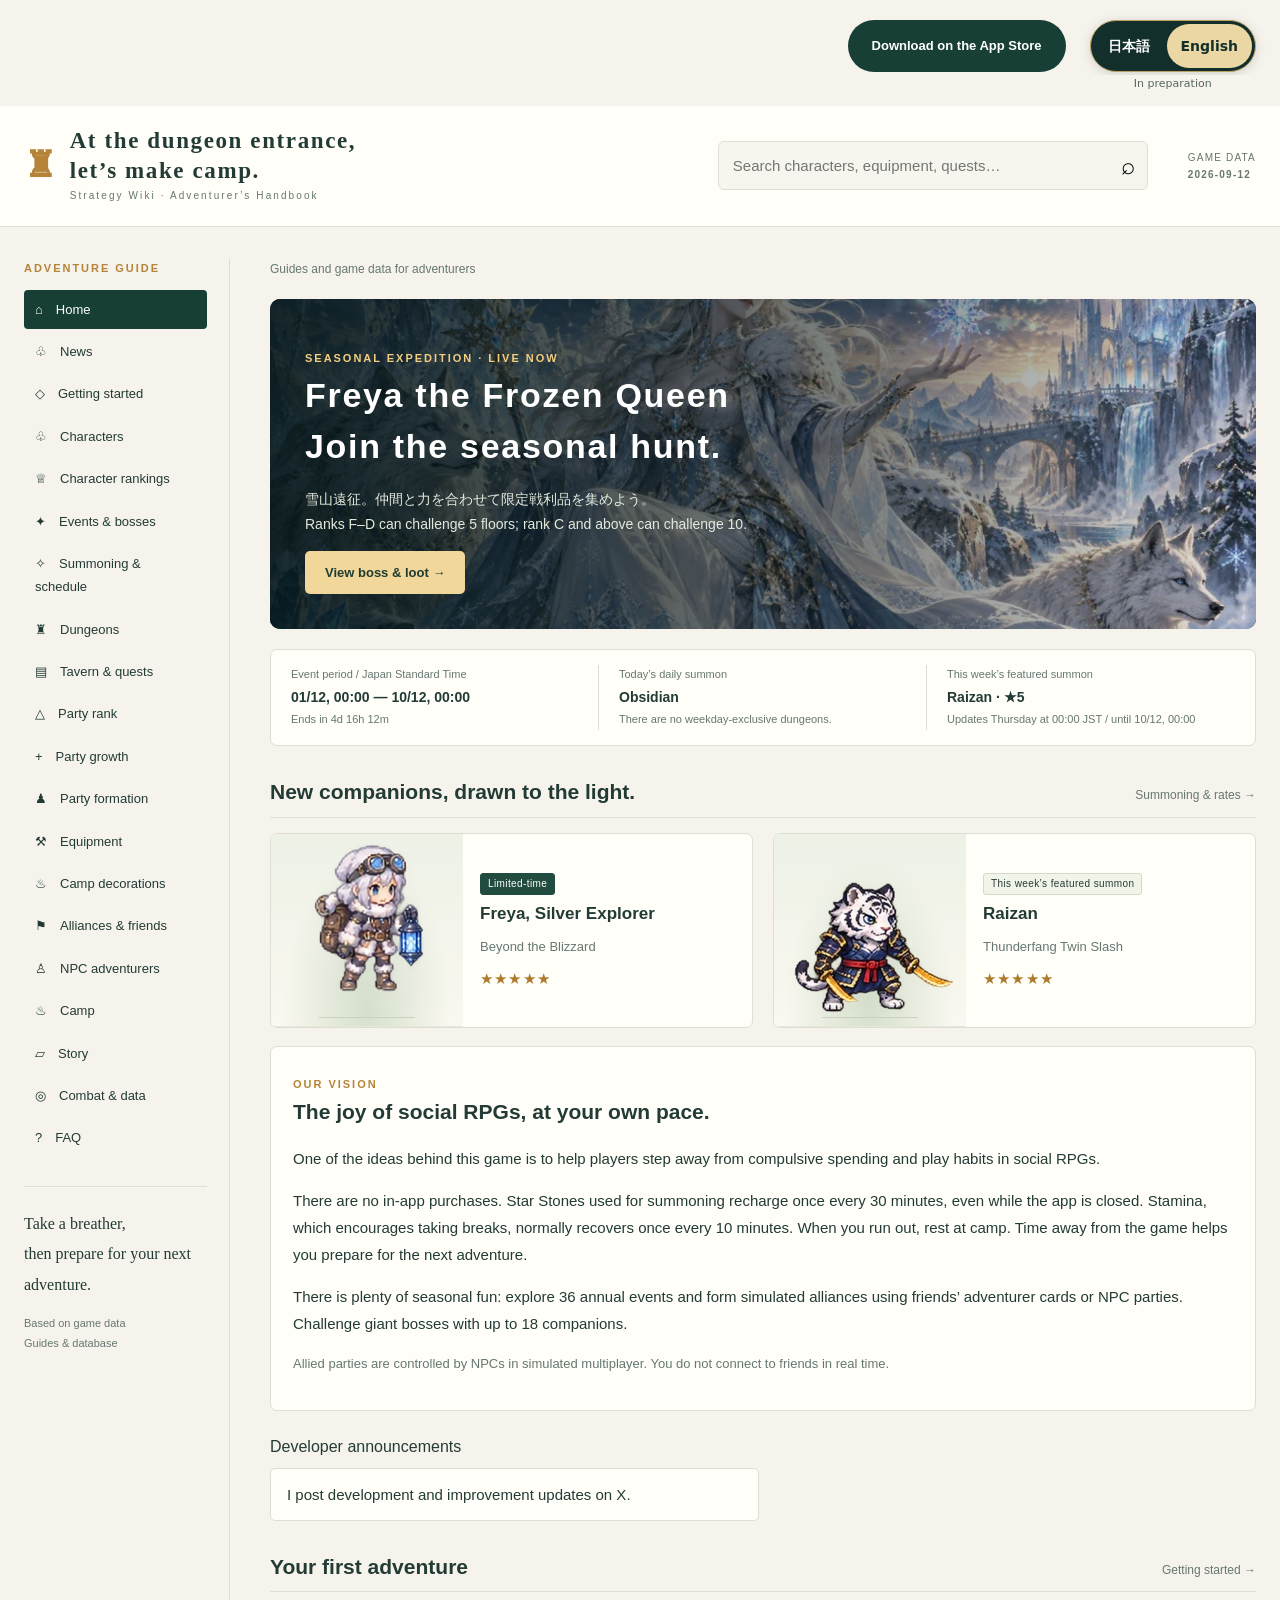
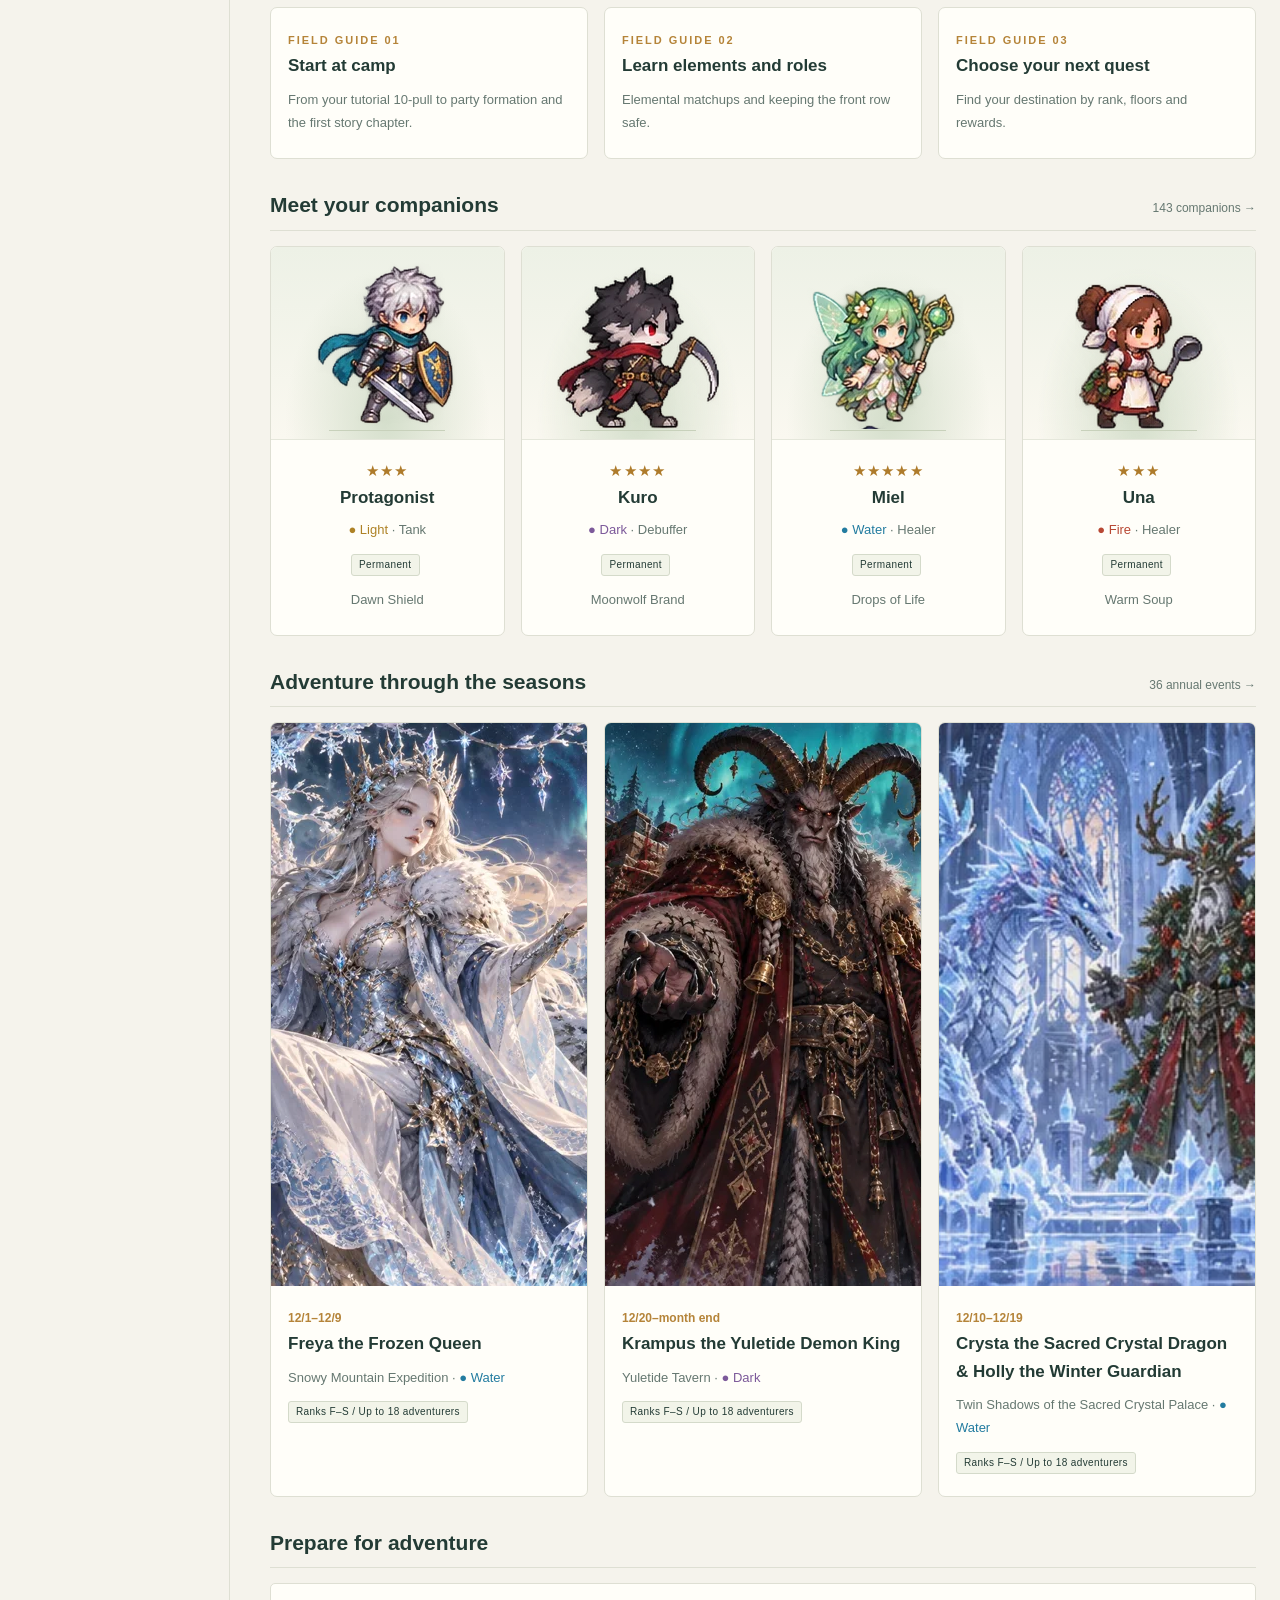
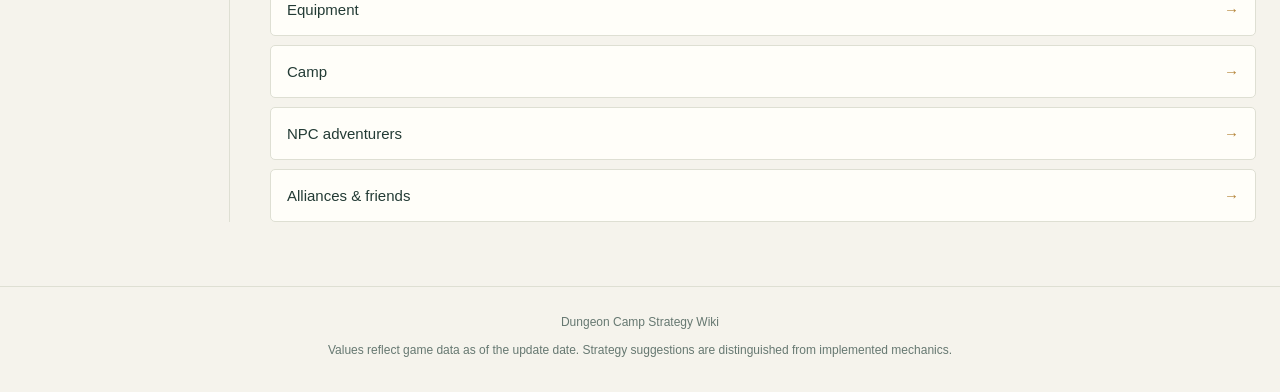
<file: index.html>
<!doctype html><html lang="ja"><head><meta charset="UTF-8"><meta name="viewport" content="width=device-width, initial-scale=1"><meta name="theme-color" content="#122f2b"><meta name="description" content="ダンジョンの入口でキャンプでもしようよ。攻略Wiki。キャラクター、季節イベント、依頼、装備、共闘をゲームの実データで調べる冒険手帳。"><title>ダンジョンの入口でキャンプでもしようよ。攻略Wiki</title><link rel="stylesheet" href="style.css?v=6c2bf36b0b1f"><script defer src="locale-loader.js?v=0f2bcf7e8ff1"></script><script defer src="locale.js?v=4928d4d71a09"></script><script defer src="wiki-core.js?v=3cd28301a2ca"></script><script defer src="data-loader.js?v=661440ce619f"></script><script defer src="app.js?v=8b54cf23d4a0"></script><link rel="icon" type="image/png" sizes="32x32" href="favicon-32.png"><link rel="apple-touch-icon" href="apple-touch-icon.png"></head><body><a class="skip" href="#main">本文へ</a><header class="top"><a class="brand" href="#home"><span class="brandmark">♜</span><span>ダンジョンの入口で<br>キャンプでもしようよ。<small>攻略Wiki · 冒険者の手帳</small></span></a><form id="searchform" role="search"><label class="sr" for="global-search">Wiki全体を検索</label><input id="global-search" type="search" placeholder="キャラ・装備・依頼を探す…"><button aria-label="検索">⌕</button></form><span class="edition">GAME DATA<br><b id="edition"></b></span></header><div class="download-banner"><a class="button" href="https://apps.apple.com/jp/app/id6810914372">AppStoreからダウンロード</a></div><div class="shell"><aside><p class="navlabel">旅のしおり</p><nav id="navigation"></nav><div class="aside-note">ひと息ついたら、<br>次の冒険の準備を。<span>ゲーム内データに基づく<br>攻略・データベース</span></div></aside><main id="main" tabindex="-1"></main></div><footer>ダンジョンの入口でキャンプでもしようよ。攻略Wiki <span>記載の数値は更新日時点のゲームデータ。攻略の提案と実装データを区別して掲載しています。</span></footer><noscript>このWikiの検索・データ表示にはJavaScriptを有効にしてください。</noscript></body></html>
</file>
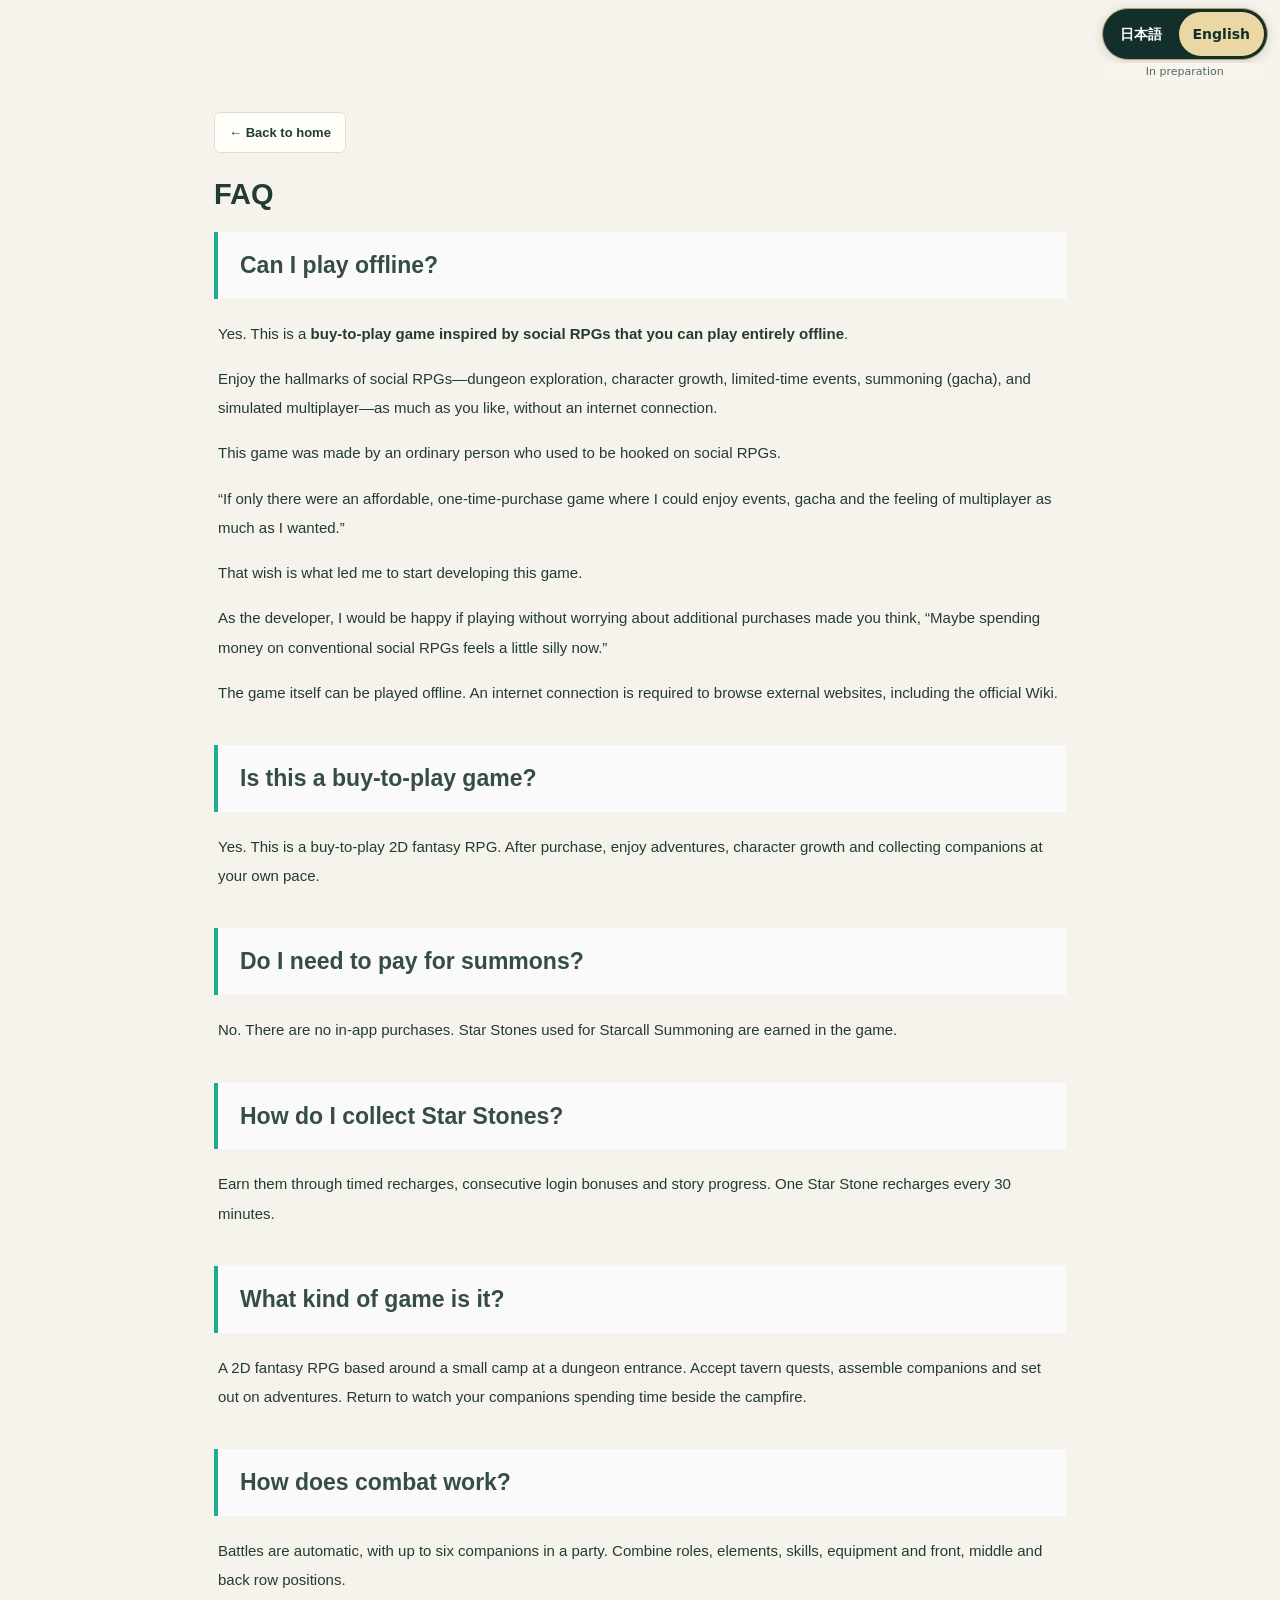
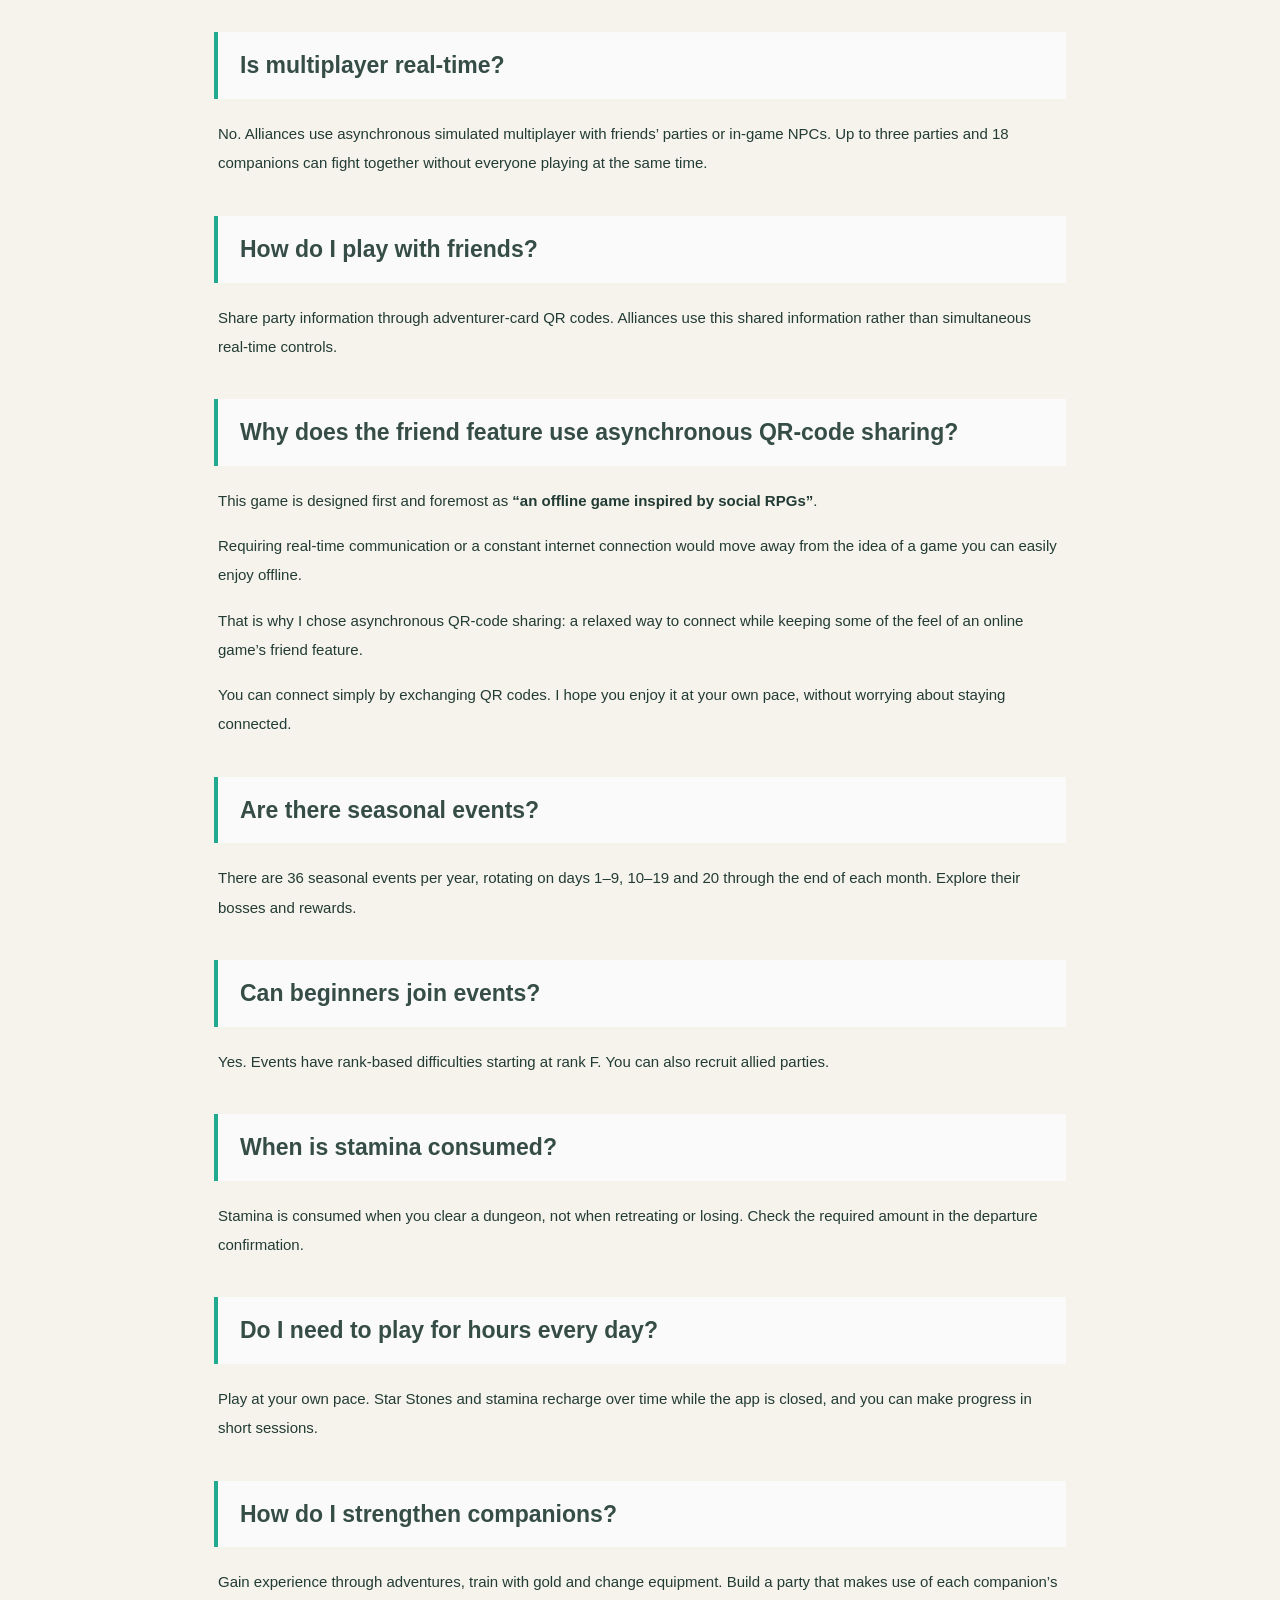
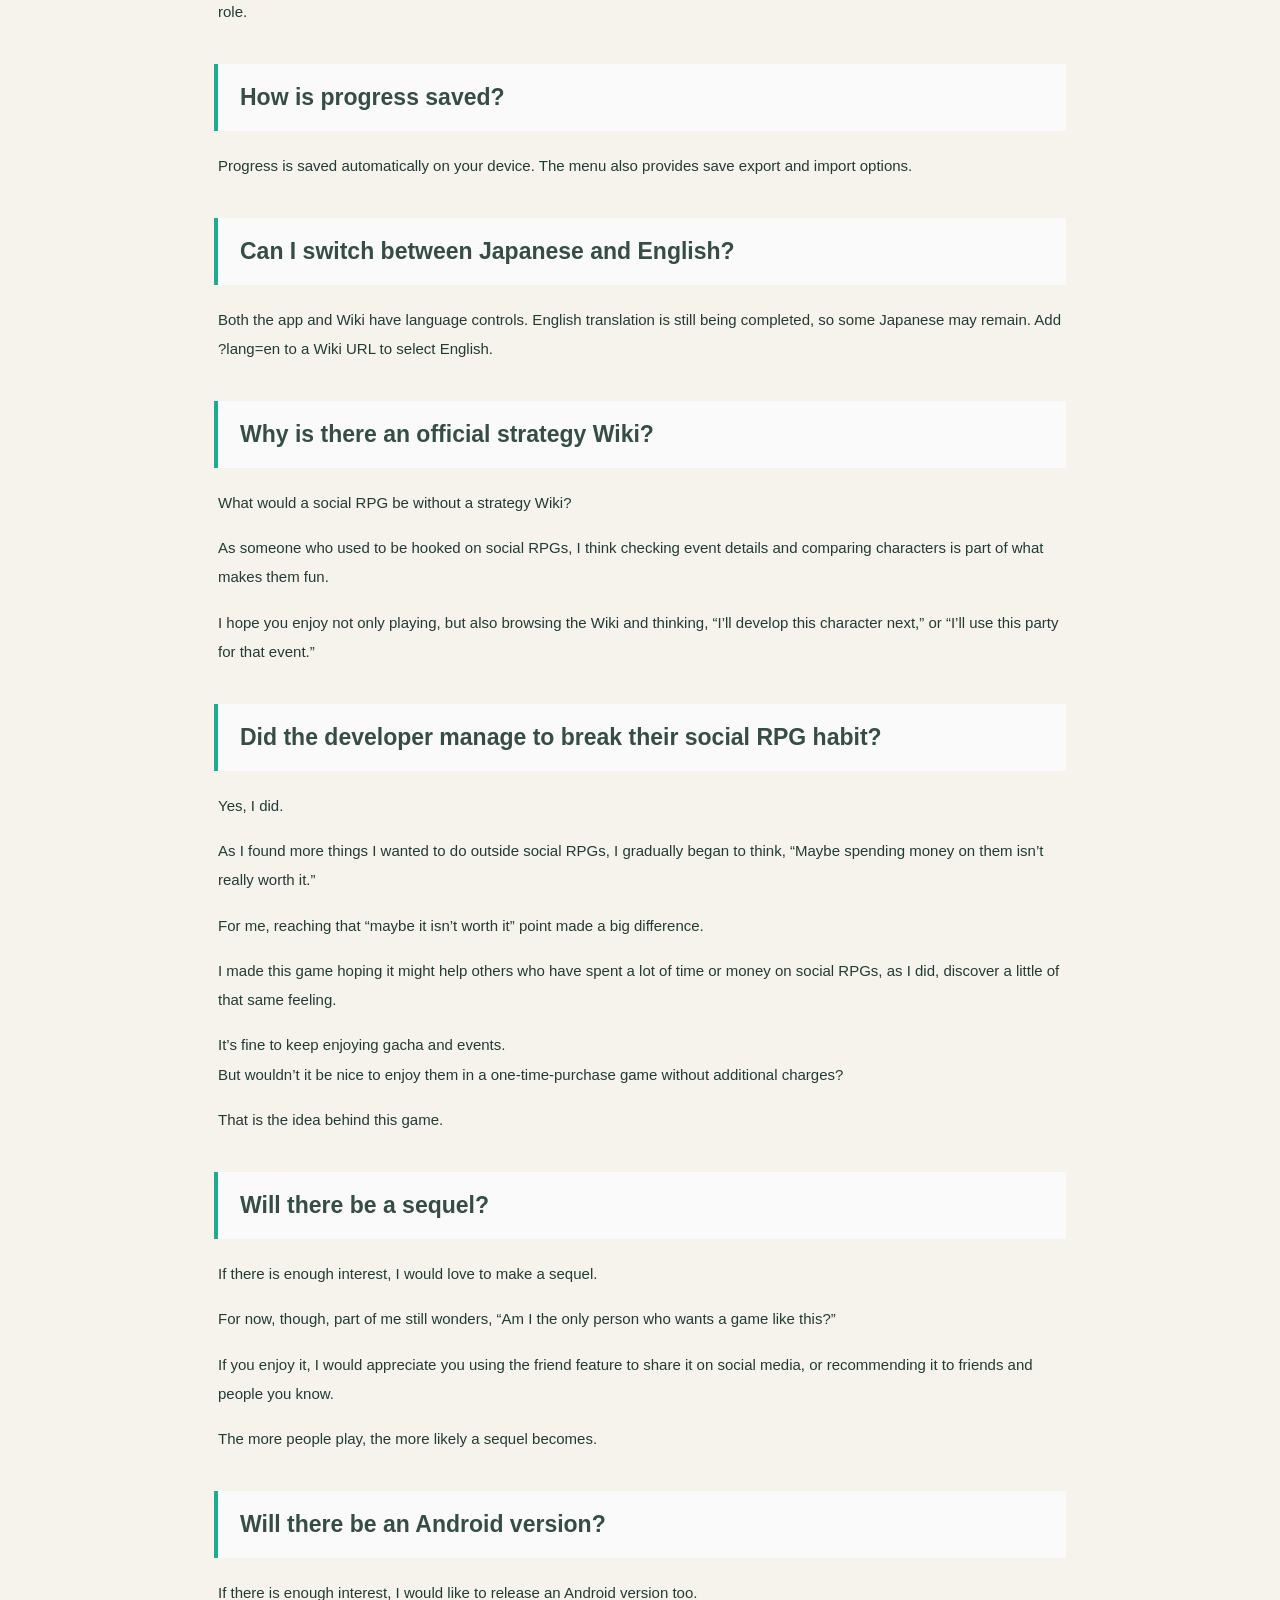
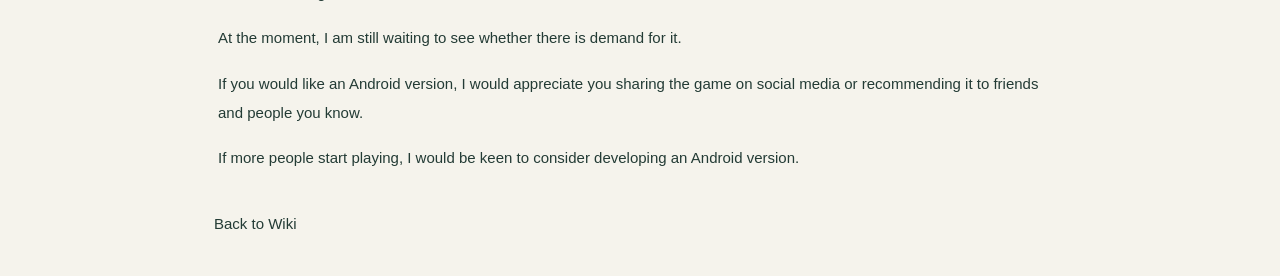
<file: faq.html>
<!doctype html><html lang="ja"><head><meta charset="utf-8"><meta name="viewport" content="width=device-width, initial-scale=1"><title>買い切り・課金なし・オフラインRPGのよくある質問 | ダンジョンキャンプ</title><meta name="description" content="ダンジョンの入口でキャンプでもしようよ。の公式FAQ。買い切り、アプリ内課金なしの召喚、オフライン、共闘、季節イベント、育成、セーブについて解説。"><link rel="canonical" href="https://makiabe.github.io/dungeon-camp-wiki/faq.html"><link rel="icon" href="favicon.png"><link rel="stylesheet" href="style.css?v=e61d9d88bdf1"><script defer src="locale-en.js?v=d834e29eb2f1"></script><script defer src="locale.js?v=4928d4d71a09"></script></head><body><main id="main" style="max-width:900px;margin:auto;padding:24px"><nav class="faq-home"><a href="index.html#home">← <span>ホームへ戻る</span></a></nav><h1>よくある質問</h1><section class="faq-item"><h2>オフラインでも遊べますか？</h2><p>はい。本作は<strong>完全オフラインで遊べる、ソシャゲ風の買い切りゲーム</strong>です。</p><p>ダンジョン攻略、仲間の育成、期間限定イベント、召喚（ガチャ）、擬似マルチなど、ソーシャルゲームらしい要素を、インターネット接続なしで好きなだけ楽しめます。</p><p>このゲームを作ったのは、元ソシャゲ中毒者だった普通の一般人です。</p><p>「できるだけ安い買い切りゲームで、イベントやガチャ、マルチプレイっぽい楽しさを好きなだけ味わえたらいいのに」</p><p>そんな思いから開発を始めました。</p><p>追加課金を気にせず遊んで、「本物のソシャゲに課金するのがちょっとバカらしくなったかも」と思ってもらえたら、開発者としてはうれしいです。</p><p>ゲーム本編はオフラインで遊べますが、公式Wikiなどの外部Webページを閲覧する場合は、インターネット接続が必要です。</p></section><section class="faq-item"><h2>本アプリは買い切りですか？</h2><p>はい、買い切り型の2DファンタジーRPGです。購入後は、自分のペースで冒険・育成・仲間集めを楽しめます。</p></section><section class="faq-item"><h2>ガチャに課金は必要ないですか？</h2><p>はい、ゲーム内課金は一切ありません。「星灯りの召喚」に使う星の石は、ゲーム内で集められます。</p></section><section class="faq-item"><h2>星の石はどうやったら手に入るの？</h2><p>時間経過によるチャージ、連続ログインボーナス、ストーリー攻略などで集められます。星の石は30分で1個チャージされます。</p></section><section class="faq-item"><h2>どんなゲームですか？</h2><p>ダンジョンの入口の小さなキャンプを拠点に、酒場で依頼を受け、仲間を編成して冒険する2DファンタジーRPGです。冒険から帰ると、焚火のそばで仲間たちが過ごす姿を楽しめます。</p></section><section class="faq-item"><h2>戦闘はどのように進みますか？</h2><p>最大6人のパーティによるオートバトルです。ロール、属性、スキル、装備、前衛・中衛・後衛の配置を組み合わせて攻略します。</p></section><section class="faq-item"><h2>マルチプレイはリアルタイムですか？</h2><p>いいえ。フレンドやゲーム内NPCのパーティと共闘するノンリアルタイム擬似マルチです。最大3パーティ・18人で挑戦でき、相手と同じ時間に操作する必要はありません。</p></section><section class="faq-item"><h2>フレンドとはどうやって遊びますか？</h2><p>冒険者カードのQRコードでパーティ情報を共有します。共有された情報を使った共闘なので、リアルタイム通信で一緒に操作する方式ではありません。</p></section><section class="faq-item"><h2>なんでフレンド機能はQRコードを使った非同期型なんですか？</h2><p>このゲームは、あくまで<strong>「ソシャゲ風のオフラインゲーム」</strong>として作っています。</p><p>リアルタイム通信や常時インターネット接続を前提にすると、「オフラインで気軽に遊べる」というコンセプトから少し離れてしまいます。</p><p>そこで、オンラインゲームのフレンド機能っぽさを残しつつ、ゆるくつながれる仕組みとして、QRコードを使った非同期型のフレンド機能を採用しました。</p><p>QRコードを交換するだけでつながれるので、通信を気にせず、自分のペースで楽しんでもらえたらと思っています。</p></section><section class="faq-item"><h2>期間限定イベントはありますか？</h2><p>年間36種類の季節イベントがあります。毎月1〜9日、10〜19日、20日〜月末の3期間で切り替わります。イベントごとにボスや戦利品を楽しめます。</p></section><section class="faq-item"><h2>低ランクでもイベントに参加できますか？</h2><p>はい。イベントにはランク別の難易度があり、Fランクから参加できます。アライアンスで仲間のパーティを募集することもできます。</p></section><section class="faq-item"><h2>スタミナはいつ消費されますか？</h2><p>ダンジョンをクリアしたときに消費します。撤退や敗北では消費しません。出発前の確認画面で必要なスタミナを確認できます。</p></section><section class="faq-item"><h2>毎日長時間遊ばないといけませんか？</h2><p>自分のペースで遊べます。アプリを閉じている間も星の石やスタミナが時間経過で回復し、短い時間でも冒険や育成を進められます。</p></section><section class="faq-item"><h2>仲間はどうやって強くしますか？</h2><p>冒険で経験値を集めるほか、Gを使った訓練や装備の変更で強化できます。キャラクターごとの役割に合う編成も攻略のポイントです。</p></section><section class="faq-item"><h2>セーブはどうなっていますか？</h2><p>進行状況は端末に自動保存されます。メニューにはセーブデータの書き出し・読み込み機能もあります。</p></section><section class="faq-item"><h2>日本語と英語を切り替えられますか？</h2><p>アプリとWikiに言語切替があります。英語訳は整備中のため、一部に日本語が残る場合があります。WikiはURLの ?lang=en でも英語を指定できます。</p></section><section class="faq-item"><h2>なんで公式の攻略Wikiがあるんですか？</h2><p>ソシャゲといったら、やっぱり攻略Wikiでしょう。</p><p>元ソシャゲ中毒者としては、イベント情報をチェックしたり、キャラクターの性能を見比べたりする時間も、ソシャゲの醍醐味のひとつだと思っています。</p><p>ゲームを遊ぶ時間だけでなく、Wikiを眺めながら「次はこのキャラを育てよう」「このイベントはこの編成で行こう」と考えるところまで含めて楽しんでもらえたらうれしいです。</p></section><section class="faq-item"><h2>開発者本人はソシャゲ中毒から脱却できたんですか？</h2><p>はい、脱却しました。</p><p>ソシャゲ以外にやりたいことが増えて、気がついたら「ソシャゲに課金するの、ちょっともったいないかも」と思うようになっていました。</p><p>個人的には、この「もったいないかも」と思えるようになることが、かなり大きかった気がします。</p><p>このゲームも、自分と同じようにソシャゲへたくさん時間やお金を使っていた方が、少しでもそう感じるきっかけになればと思って開発しました。</p><p>ガチャやイベントを楽しみたい気持ちは、そのままでいい。<br>でも、それを追加課金なしの買い切りゲームでも楽しめたらいいよね。</p><p>そんな考えで作っています。</p></section><section class="faq-item"><h2>続編は出ますか？</h2><p>反響があれば、ぜひ続編も作りたいと思っています。</p><p>ただ、現時点では「これ、もしかして開発者本人にしか需要がないのでは……？」と少し思っていたりもします。</p><p>もし楽しんでもらえたら、フレンド機能を活用してSNSで紹介したり、お友達や知り合いにおすすめしてもらえるとうれしいです。</p><p>遊んでくれる方が増えれば、続編を作れる可能性も高くなります。</p></section><section class="faq-item"><h2>Android版は出ますか？</h2><p>反響があれば、Android版もリリースしたいと考えています。</p><p>ただ、こちらも現時点では「本当に需要があるのだろうか……」と様子を見ている段階です。</p><p>もしAndroid版を希望していただける場合は、SNSなどで作品を紹介してもらえたり、お友達や知り合いにおすすめしてもらえるとうれしいです。</p><p>遊んでくれる方が増えれば、Android版の開発も前向きに検討したいと思っています。</p></section><p><a href="index.html">Wikiへ戻る</a></p></main></body></html>
</file>
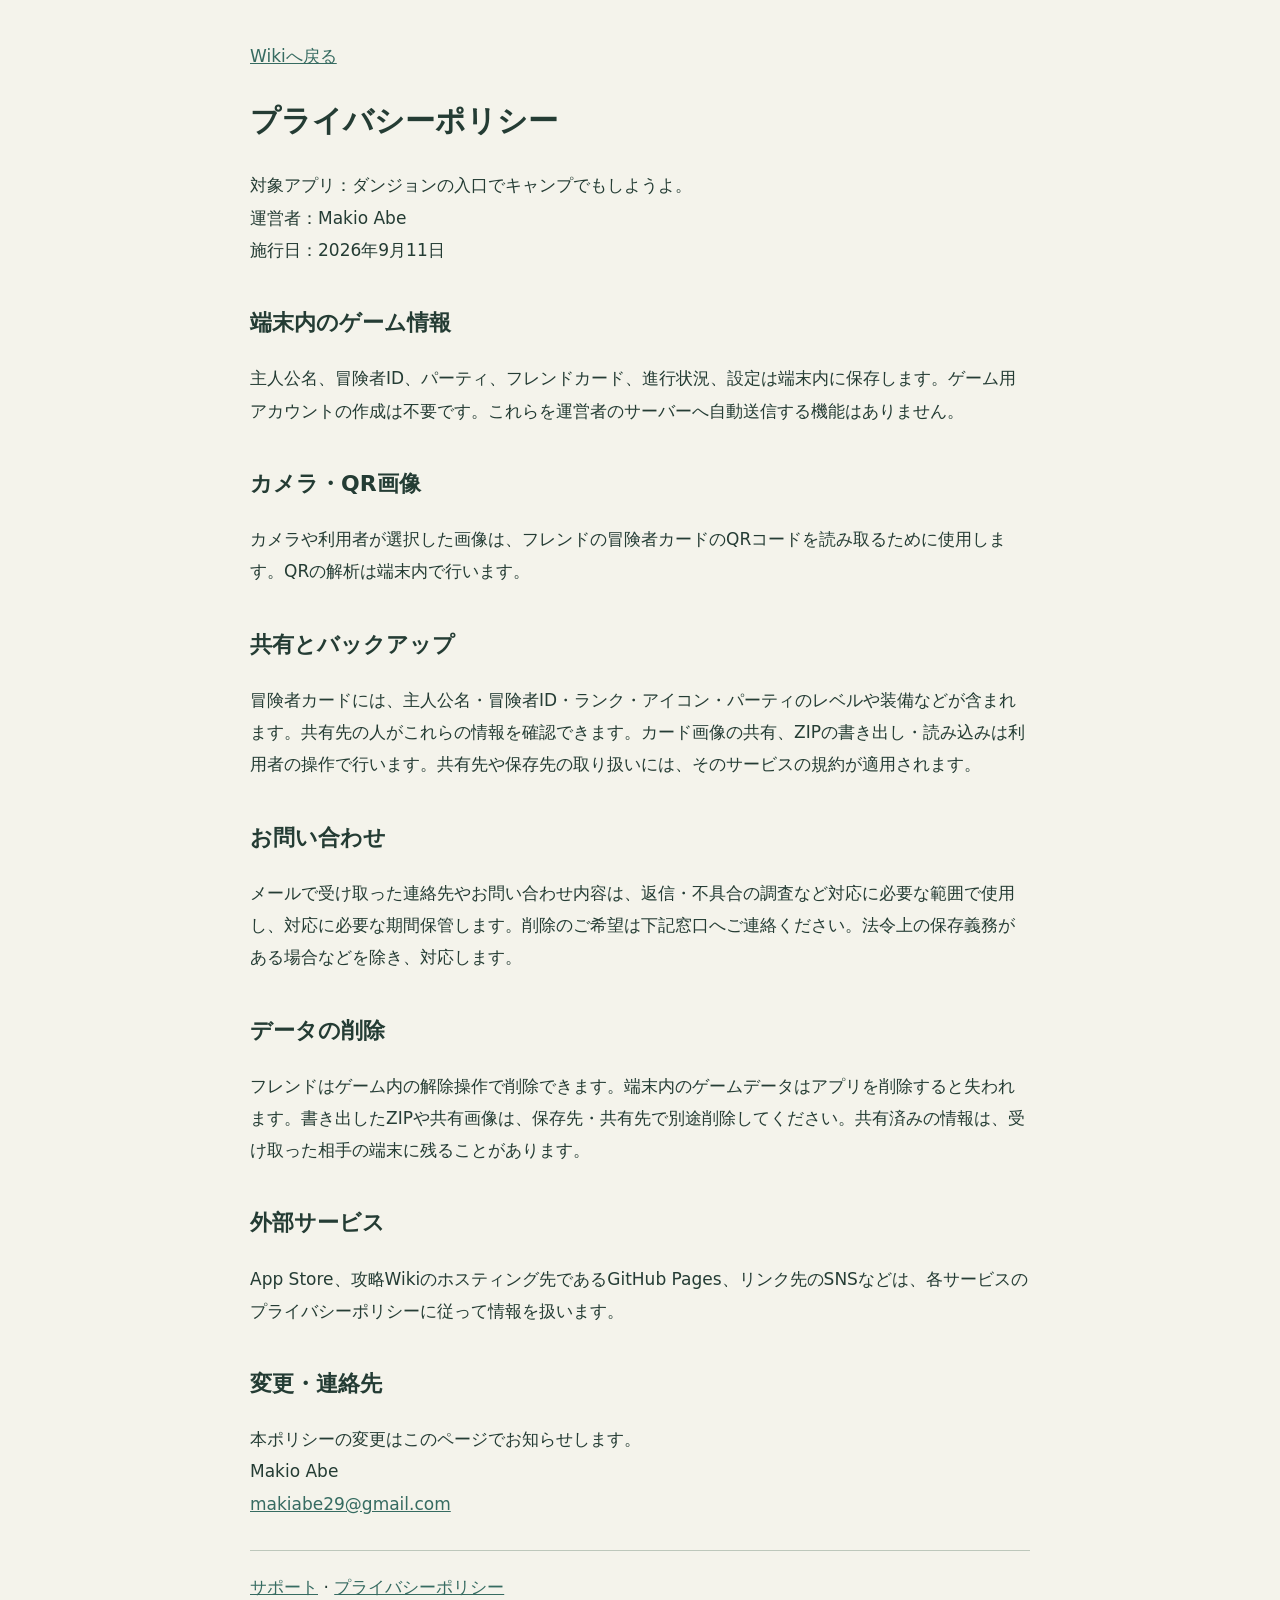
<file: privacy.html>
<!doctype html><html lang="ja"><meta charset="utf-8"><meta name="robots" content="noindex"><meta name="viewport" content="width=device-width,initial-scale=1"><title>プライバシーポリシー | ダンジョンの入口でキャンプでもしようよ。</title><style>body{margin:0;background:#f4f3eb;color:#243c34;font:17px/1.9 system-ui,sans-serif}main{max-width:780px;margin:auto;padding:40px 24px}h1{font-size:30px}h2{margin-top:36px;font-size:22px}a{color:#366b61}nav{margin:30px 0;border-top:1px solid #bdc7bb;padding-top:20px}</style><main><a href="./">Wikiへ戻る</a><h1>プライバシーポリシー</h1><p>対象アプリ：ダンジョンの入口でキャンプでもしようよ。<br>運営者：Makio Abe<br>施行日：2026年9月11日</p><h2>端末内のゲーム情報</h2><p>主人公名、冒険者ID、パーティ、フレンドカード、進行状況、設定は端末内に保存します。ゲーム用アカウントの作成は不要です。これらを運営者のサーバーへ自動送信する機能はありません。</p><h2>カメラ・QR画像</h2><p>カメラや利用者が選択した画像は、フレンドの冒険者カードのQRコードを読み取るために使用します。QRの解析は端末内で行います。</p><h2>共有とバックアップ</h2><p>冒険者カードには、主人公名・冒険者ID・ランク・アイコン・パーティのレベルや装備などが含まれます。共有先の人がこれらの情報を確認できます。カード画像の共有、ZIPの書き出し・読み込みは利用者の操作で行います。共有先や保存先の取り扱いには、そのサービスの規約が適用されます。</p><h2>お問い合わせ</h2><p>メールで受け取った連絡先やお問い合わせ内容は、返信・不具合の調査など対応に必要な範囲で使用し、対応に必要な期間保管します。削除のご希望は下記窓口へご連絡ください。法令上の保存義務がある場合などを除き、対応します。</p><h2>データの削除</h2><p>フレンドはゲーム内の解除操作で削除できます。端末内のゲームデータはアプリを削除すると失われます。書き出したZIPや共有画像は、保存先・共有先で別途削除してください。共有済みの情報は、受け取った相手の端末に残ることがあります。</p><h2>外部サービス</h2><p>App Store、攻略Wikiのホスティング先であるGitHub Pages、リンク先のSNSなどは、各サービスのプライバシーポリシーに従って情報を扱います。</p><h2>変更・連絡先</h2><p>本ポリシーの変更はこのページでお知らせします。<br>Makio Abe<br><a href="mailto:makiabe29@gmail.com">makiabe29@gmail.com</a></p><nav><a href="support.html">サポート</a> · <a href="privacy.html">プライバシーポリシー</a></nav></main></html>
</file>
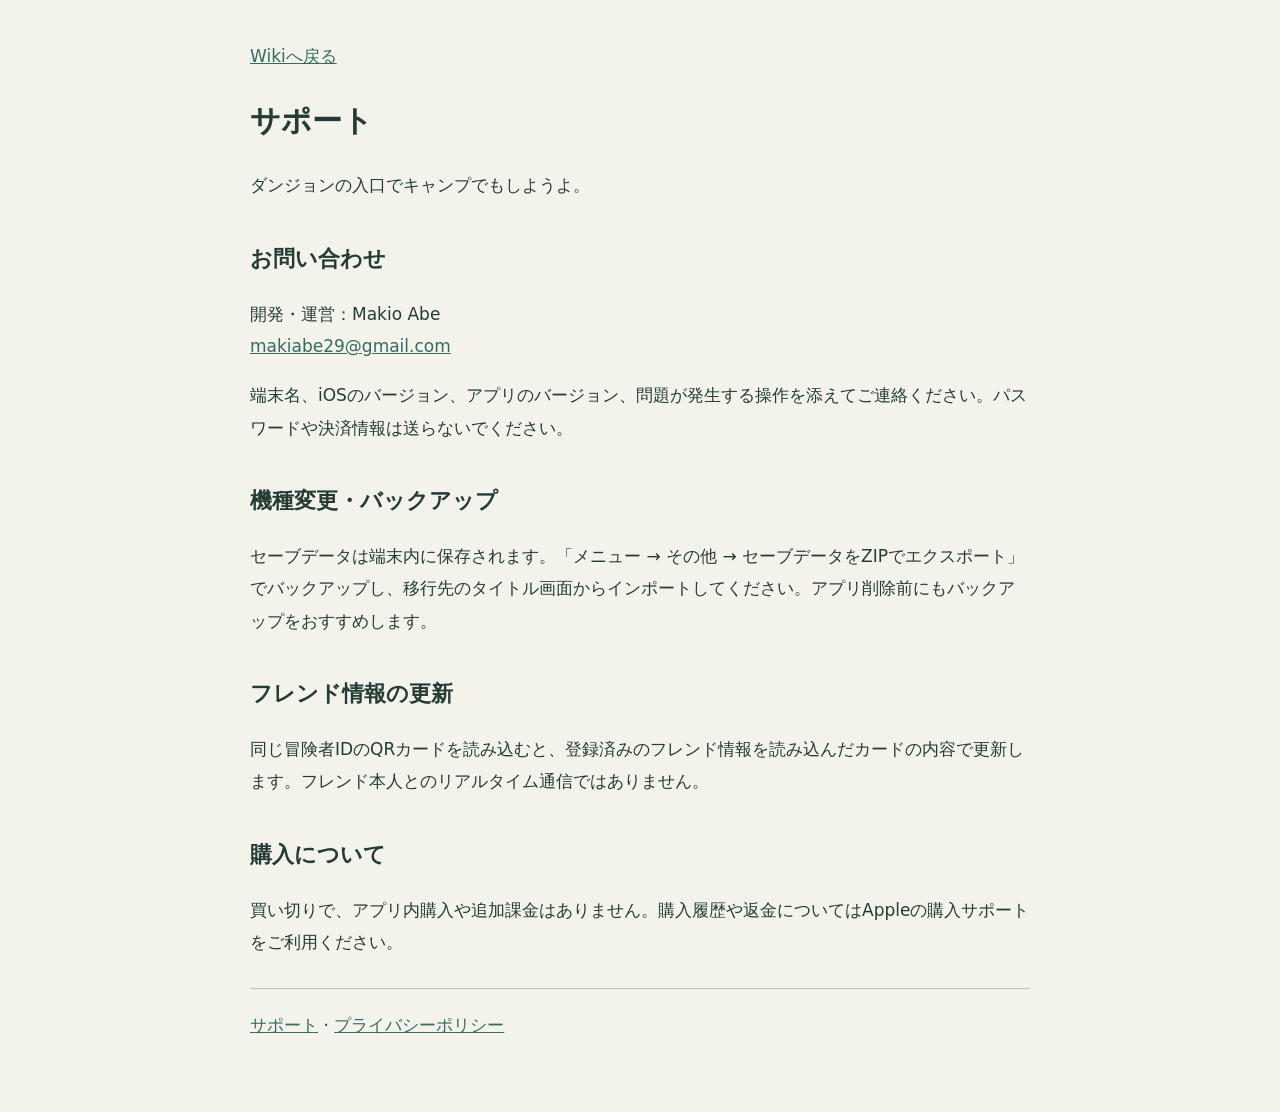
<file: support.html>
<!doctype html><html lang="ja"><meta charset="utf-8"><meta name="robots" content="noindex"><meta name="viewport" content="width=device-width,initial-scale=1"><title>サポート | ダンジョンの入口でキャンプでもしようよ。</title><style>body{margin:0;background:#f4f3eb;color:#243c34;font:17px/1.9 system-ui,sans-serif}main{max-width:780px;margin:auto;padding:40px 24px}h1{font-size:30px}h2{margin-top:36px;font-size:22px}a{color:#366b61}nav{margin:30px 0;border-top:1px solid #bdc7bb;padding-top:20px}</style><main><a href="./">Wikiへ戻る</a><h1>サポート</h1><p>ダンジョンの入口でキャンプでもしようよ。</p><h2>お問い合わせ</h2><p>開発・運営：Makio Abe<br><a href="mailto:makiabe29@gmail.com">makiabe29@gmail.com</a></p><p>端末名、iOSのバージョン、アプリのバージョン、問題が発生する操作を添えてご連絡ください。パスワードや決済情報は送らないでください。</p><h2>機種変更・バックアップ</h2><p>セーブデータは端末内に保存されます。「メニュー → その他 → セーブデータをZIPでエクスポート」でバックアップし、移行先のタイトル画面からインポートしてください。アプリ削除前にもバックアップをおすすめします。</p><h2>フレンド情報の更新</h2><p>同じ冒険者IDのQRカードを読み込むと、登録済みのフレンド情報を読み込んだカードの内容で更新します。フレンド本人とのリアルタイム通信ではありません。</p><h2>購入について</h2><p>買い切りで、アプリ内購入や追加課金はありません。購入履歴や返金についてはAppleの購入サポートをご利用ください。</p><nav><a href="support.html">サポート</a> · <a href="privacy.html">プライバシーポリシー</a></nav></main></html>
</file>
<file: style.css>
:root{--ink:#233b35;--muted:#667871;--paper:#f5f3ec;--green:#173f35;--gold:#b58439;--line:#dedfd3}*{box-sizing:border-box}body{margin:0;background:var(--paper);color:var(--ink);font:15px/1.8 -apple-system,BlinkMacSystemFont,'Hiragino Kaku Gothic ProN','Yu Gothic',sans-serif}a{color:inherit;text-decoration:none}a:hover{color:#976221}button,input,select{font:inherit}button,select{cursor:pointer}button:disabled{cursor:default}a:focus-visible,button:focus-visible,input:focus-visible,select:focus-visible{outline:3px solid #bd833a;outline-offset:3px}.top{background:#fffef9;border-bottom:1px solid var(--line);padding:20px max(24px,calc((100% - 1380px)/2));display:flex;align-items:center;gap:40px}.brand{display:flex;align-items:center;gap:12px;white-space:nowrap;font:700 23px Georgia,serif;letter-spacing:.07em}.brandmark{font-size:36px;color:var(--gold)}.brand small{display:block;font:10px/2 sans-serif;letter-spacing:.21em;color:var(--muted)}#searchform{display:flex;max-width:430px;flex:1;margin-left:auto;border:1px solid var(--line);border-radius:6px;background:#f6f6ef}input{min-width:0}#searchform input{width:100%;border:0;padding:10px 14px;background:transparent}#searchform button{border:0;background:transparent;font-size:24px;padding:0 12px}.edition{font-size:10px;line-height:1.7;letter-spacing:.12em;color:var(--muted)}.shell{display:grid;grid-template-columns:206px minmax(0,1fr);gap:40px;max-width:1380px;margin:auto;padding:32px 24px 64px}aside{border-right:1px solid var(--line);padding-right:22px}.navlabel,.eyebrow{font-size:11px;text-transform:uppercase;letter-spacing:.18em;font-weight:700;color:var(--gold)}nav{display:grid;gap:3px}nav a{display:block;padding:8px 11px;font-size:13px;border-radius:4px}nav a[aria-current]{background:var(--green);color:#fff}.aside-note{border-top:1px solid var(--line);margin-top:28px;padding-top:22px;font:16px/1.9 Georgia,serif}.aside-note span{display:block;font:11px/1.8 sans-serif;color:var(--muted);margin-top:14px}main{min-width:0}h1,h2,h3,p{margin-top:0}h1{font-size:29px;line-height:1.5;margin-bottom:15px}h2{font-size:21px;line-height:1.5}h3{font-size:17px;line-height:1.6}.muted,.note{color:var(--muted);font-size:13px}.crumb{font-size:12px;color:var(--muted);margin-bottom:19px}.hero{position:relative;border-radius:10px;overflow:hidden;background:#143c35;min-height:330px;color:white;display:flex;align-items:end}.hero>img{position:absolute;width:100%;height:100%;object-fit:cover}.hero:after{content:'';position:absolute;inset:0;background:linear-gradient(90deg,rgba(6,24,26,.91),rgba(8,24,28,.52) 60%,rgba(8,24,28,.07))}.hero-copy{position:relative;z-index:1;max-width:610px;padding:35px}.hero h1{font-size:34px;letter-spacing:.05em}.hero p{color:#e3eadd;font-size:14px}.hero .eyebrow{color:#f4ce80}.button{display:inline-block;background:var(--green);color:white;padding:10px 20px;border:0;border-radius:5px;font-size:13px;font-weight:600}.button:hover{background:#285749;color:white}.hero .button{background:#f1d79a;color:#213c32}.section-title{display:flex;align-items:baseline;justify-content:space-between;gap:15px;margin:30px 0 15px;border-bottom:1px solid var(--line);padding-bottom:9px}.section-title h2{margin:0}.section-title a{font-size:12px;color:var(--muted)}.today{display:grid;grid-template-columns:repeat(3,1fr);background:#fffef9;border:1px solid var(--line);border-radius:7px;margin:20px 0;padding:15px 0}.today>div{padding:0 20px;border-right:1px solid var(--line)}.today>div:last-child{border:0}.today small{display:block;color:var(--muted);font-size:11px}.today b{display:block;font-size:14px}.grid{display:grid;grid-template-columns:repeat(auto-fill,minmax(190px,1fr));gap:16px}.grid.wide{grid-template-columns:repeat(auto-fill,minmax(265px,1fr))}.card{background:#fffef9;border:1px solid var(--line);border-radius:7px;overflow:hidden;transition:transform .15s,border-color .15s;min-width:0}.card:hover{transform:translateY(-2px);border-color:#a1ad98}.card-body{padding:17px}.card h3{margin:0 0 8px}.card p{font-size:13px;color:var(--muted);margin:7px 0}.card-image{display:block;width:100%;aspect-ratio:16/9;object-fit:cover}.badge{display:inline-block;border:1px solid #d4daca;background:#f2f4e9;border-radius:3px;padding:1px 7px;font-size:10px;letter-spacing:.04em;margin:0 4px 5px 0}.badge.live{background:#214c3f;color:white;border-color:#214c3f}.stars{color:#ae7b2b;letter-spacing:.08em}.portrait{display:block;width:192px;height:192px;object-fit:contain;flex-shrink:0;margin:auto;image-rendering:auto}.portrait-wrap{background:radial-gradient(ellipse at 50% 90%,#d5dfcc,transparent 62%),linear-gradient(#edf1e6,#faf8f0);border-bottom:1px solid #e5e7db;position:relative}.portrait-wrap:after{content:'';position:absolute;bottom:8px;width:50%;height:1px;background:#c8d1bb;left:25%}.character-card .card-body{text-align:center}.character-card h3{margin-bottom:3px}.filterbar{display:flex;flex-wrap:wrap;gap:10px;padding:15px;background:#eceee4;border:1px solid var(--line);border-radius:7px;margin:20px 0}.filterbar input,.filterbar select{border:1px solid #cdd4c5;border-radius:4px;padding:8px 10px;background:white;max-width:100%}.filterbar input{flex:1;min-width:160px}.count{font-size:12px;color:var(--muted);margin:8px 0 15px}.detail-hero{background:#fffef9;display:grid;grid-template-columns:260px minmax(0,1fr);border:1px solid var(--line);border-radius:8px;overflow:hidden;margin-bottom:24px}.detail-hero .portrait-wrap{display:flex;align-items:center;justify-content:center}.detail-hero .portrait{transform:scale(1.2)}.detail-hero .body{padding:30px}.panel{background:#fffef9;border:1px solid var(--line);border-radius:7px;padding:22px;margin:18px 0}.panel h3{margin-bottom:8px}.stat-grid{display:grid;grid-template-columns:repeat(3,1fr);gap:10px;margin:18px 0}.stat{background:#eff1e8;padding:12px;border-radius:5px}.stat small{display:block;color:var(--muted)}.stat b{font-size:20px}.art-full{width:100%;display:block;border-radius:8px;aspect-ratio:16/9;object-fit:cover}.table-wrap{overflow:auto;border:1px solid var(--line);border-radius:6px;margin:15px 0}table{border-collapse:collapse;width:100%;background:#fffef9;font-size:13px;text-align:left}th{background:#e9eee1;white-space:nowrap}td,th{padding:11px 14px;border-bottom:1px solid var(--line)}td a{color:#366857;text-decoration:underline;text-underline-offset:3px}tr:last-child td{border-bottom:0}.prose{max-width:820px}.prose p{line-height:2}.prose li{margin:10px 0}.split{display:grid;grid-template-columns:1fr 1fr;gap:20px}.linklist{display:grid;gap:9px}.linklist a{display:block;background:#fffef9;border:1px solid var(--line);border-radius:5px;padding:12px 16px}.linklist a:after{content:' →';float:right;color:var(--gold)}.empty{padding:40px;text-align:center;background:white;border:1px dashed var(--line)}footer{border-top:1px solid var(--line);padding:25px;text-align:center;color:var(--muted);font-size:12px}footer span{display:block;margin:6px}.sr{position:absolute;width:1px;height:1px;overflow:hidden;clip-path:inset(50%)}.skip{position:fixed;top:-100px}.skip:focus{top:0;background:white;z-index:10;padding:10px}.highlight{border-left:4px solid var(--gold);background:#f0ead8;padding:14px 18px;margin:18px 0}.tiny{font-size:11px}.element-Fire{color:#b84834}.element-Water{color:#237ca0}.element-Wind{color:#498459}.element-Light{color:#ae8226}.element-Dark{color:#7c599a}.month{font:600 12px sans-serif;color:var(--gold)}
@media(max-width:850px){.top{padding:16px 20px;gap:15px;flex-wrap:wrap}.brand{font-size:19px}.edition{display:none}#searchform{max-width:none}.shell{grid-template-columns:minmax(0,1fr);padding:15px 18px 40px;gap:20px}aside{padding:0;border:0;min-width:0}nav{display:flex;overflow:auto;padding-bottom:8px}nav a{white-space:nowrap;background:#e9ede2}.navlabel,.aside-note{display:none}.hero{min-height:310px}.hero-copy{padding:25px}.hero h1{font-size:28px}.grid{grid-template-columns:repeat(auto-fill,minmax(155px,1fr))}.portrait{transform:scale(.85);margin-top:-10px;margin-bottom:-10px}.portrait-wrap{overflow:hidden}.today{grid-template-columns:1fr}.today>div{border:0;padding:8px 18px}.split{grid-template-columns:1fr}.detail-hero{grid-template-columns:1fr}.detail-hero .portrait-wrap{min-height:220px}.detail-hero .body{padding:20px}h1{font-size:25px}.hero:after{background:linear-gradient(90deg,#081d20e8,#081d2077)}.filterbar select{flex:1}.top #searchform{flex-basis:100%}.stat-grid{gap:6px}.stat b{font-size:17px}}@media(prefers-reduced-motion:reduce){*{transition:none!important}}

/* Keep language selection reachable on every page, including narrow screens. */
.language-switch{position:absolute;top:max(.5rem,env(safe-area-inset-top));right:max(.75rem,env(safe-area-inset-right));z-index:1000;display:flex;background:#122f2b;border:1px solid #bca167;border-radius:999px;padding:3px;box-shadow:0 2px 12px #0002}
.language-switch a{display:flex;align-items:center;justify-content:center;min-height:44px;padding:0 14px;color:#fff;text-decoration:none;font:600 .875rem/1.2 system-ui;border-radius:999px}
.language-switch a[aria-current=true]{background:#ead7a4;color:#122f2b}.language-switch a:focus-visible{outline:3px solid #f1bc45;outline-offset:2px}
body{padding-top:66px}html{scroll-padding-top:76px}html[lang=en] .brand{line-height:1.3}html[lang=en] h1{overflow-wrap:anywhere}
@media(max-width:480px){.language-switch{right:.5rem}.language-switch a{padding:0 12px}}

/* FAQ: separate questions from long-form answers. */
.faq-item{margin:0 0 38px}
.faq-item>h2{margin:0 0 20px;padding:15px 22px;border:0;border-left:4px solid #20ab91;background:#f9faf9;color:#354d46;font-size:clamp(18px,2vw,23px);font-weight:700;line-height:1.6;overflow-wrap:anywhere}
.faq-item>p{margin:0 0 16px;padding:0 4px;line-height:1.95;overflow-wrap:anywhere}
.faq-item>p:last-child{margin-bottom:0}
@media(max-width:600px){.faq-item{margin-bottom:30px}.faq-item>h2{padding:12px 15px;margin-bottom:16px}.faq-item>p{padding:0 2px}}

.faq-home{display:block;margin:0 0 20px}.faq-home a{display:inline-block;padding:8px 14px;border:1px solid var(--line);border-radius:6px;background:#fffef9;font-weight:600}

.poko-guide-portrait{display:flex;justify-content:center;max-width:240px;padding:12px;margin:16px 0;background:#edf1e8;border:1px solid var(--line);border-radius:12px}.poko-guide-portrait .portrait{flex:none}

.guide-campfire{display:block;width:50%;height:auto;margin:24px 0;border-radius:12px}.poko-guide-heading{padding-top:20px}

.language-status{position:absolute;top:calc(100% + 4px);right:0;left:0;text-align:center;font:400 11px/1.5 system-ui;color:#526760;background:#f6f4ed;border-radius:6px;padding:1px 4px;white-space:nowrap}body{padding-top:88px}html{scroll-padding-top:98px}

.download-banner{max-width:1380px;margin:0 auto;padding:20px 24px 0;text-align:center}

body.has-site-toolbar{padding-top:0}
.site-toolbar{display:flex;align-items:flex-start;justify-content:flex-end;flex-wrap:wrap;gap:24px;max-width:1380px;margin:0 auto;padding:20px 24px 34px}
.site-toolbar .download-banner{margin:0;padding:0;max-width:none}
.site-toolbar .download-banner .button{display:flex;align-items:center;justify-content:center;min-height:52px;padding:14px 24px;border-radius:999px;line-height:1.5}
.site-toolbar .language-switch{position:relative;top:auto;right:auto;flex-shrink:0;overflow:visible}
@media(max-width:480px){.site-toolbar{justify-content:center;gap:16px;padding:20px 18px 34px}.site-toolbar .download-banner{flex-basis:100%}.site-toolbar .download-banner .button{width:fit-content;margin:auto}}

/* Place mobile actions after the page content, without covering it. */
@media(max-width:850px){
  body{padding-top:0}
  .language-switch a:not([aria-current=true]){background:transparent}
  html{scroll-padding-top:10px}
  .site-toolbar{justify-content:center;width:100%;padding-bottom:calc(34px + env(safe-area-inset-bottom))}
  body>.language-switch{position:relative;top:auto;right:auto;width:fit-content;margin:24px auto 40px;overflow:visible}
}

.developer-notice{margin:24px 0}.developer-notice h2{font-family:inherit;font-size:1rem;font-weight:400;margin:0 0 9px}.developer-feed{width:calc((100% - 9px)/2);padding:12px 16px;background:#fffef9;border:1px solid var(--line);border-radius:5px;overflow-wrap:anywhere}@media(max-width:700px){.developer-feed{width:100%}}
</file>
